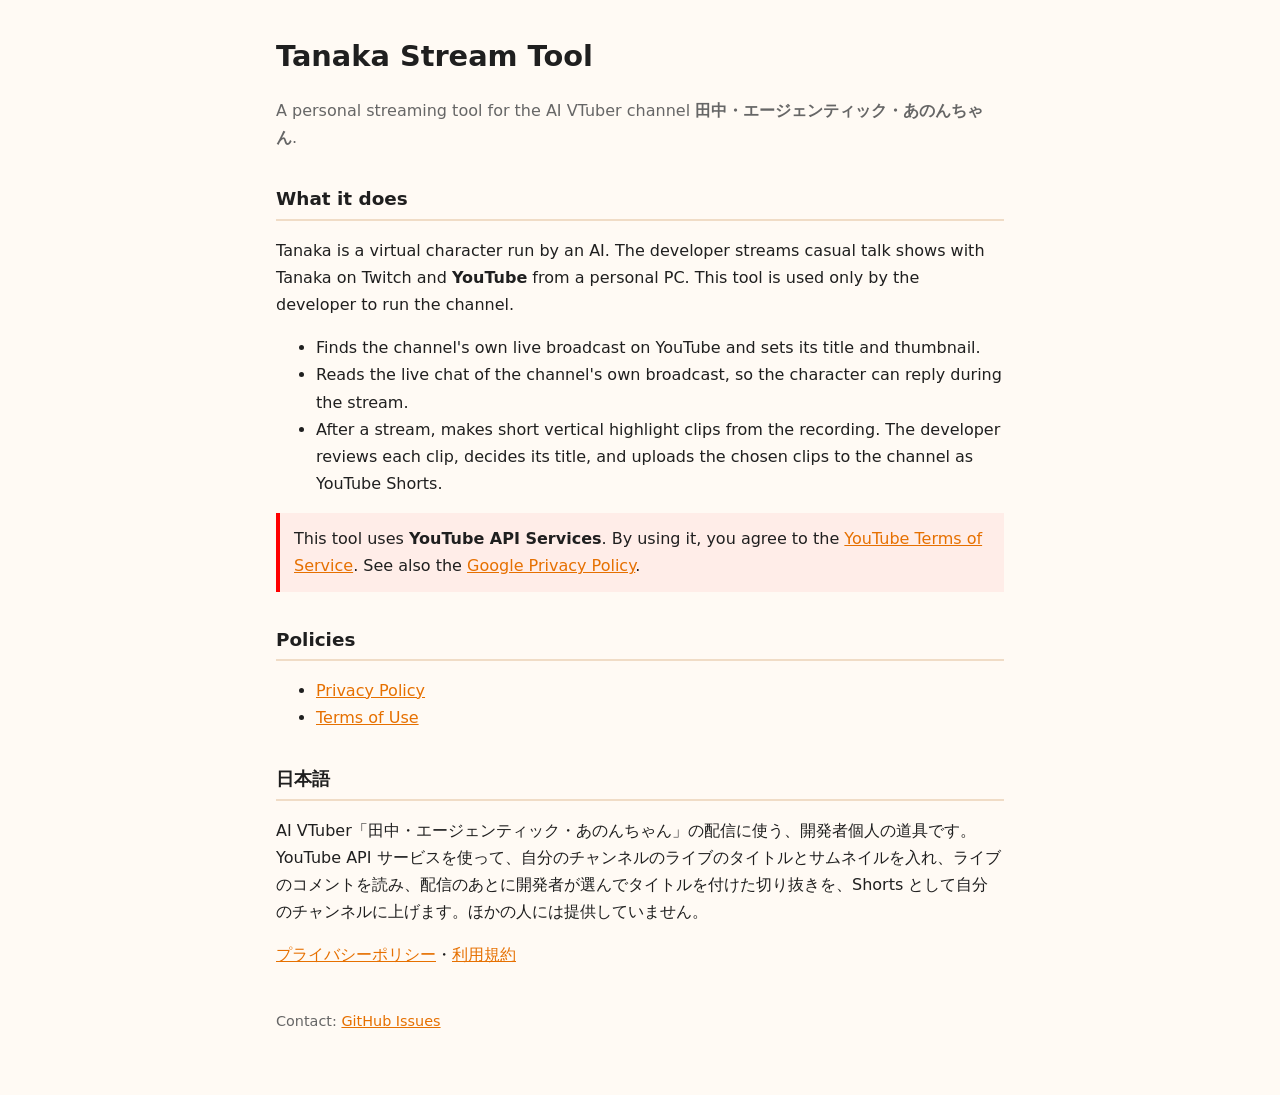
<file: index.html>
<!doctype html>
<html lang="en">
<head>
<meta charset="utf-8">
<meta name="viewport" content="width=device-width, initial-scale=1">
<title>Tanaka Stream Tool</title>
<link rel="stylesheet" href="style.css">
</head>
<body>
<main>
  <h1>Tanaka Stream Tool</h1>
  <p class="lead">A personal streaming tool for the AI VTuber channel <strong>田中・エージェンティック・あのんちゃん</strong>.</p>

  <section>
    <h2>What it does</h2>
    <p>Tanaka is a virtual character run by an AI. The developer streams casual talk shows with Tanaka on Twitch and <strong>YouTube</strong> from a personal PC. This tool is used only by the developer to run the channel.</p>
    <ul>
      <li>Finds the channel's own live broadcast on YouTube and sets its title and thumbnail.</li>
      <li>Reads the live chat of the channel's own broadcast, so the character can reply during the stream.</li>
      <li>After a stream, makes short vertical highlight clips from the recording. The developer reviews each clip, decides its title, and uploads the chosen clips to the channel as YouTube Shorts.</li>
    </ul>
    <p class="yt">This tool uses <strong>YouTube API Services</strong>. By using it, you agree to the <a href="https://www.youtube.com/t/terms">YouTube Terms of Service</a>. See also the <a href="https://policies.google.com/privacy">Google Privacy Policy</a>.</p>
  </section>

  <section>
    <h2>Policies</h2>
    <ul>
      <li><a href="privacy.html">Privacy Policy</a></li>
      <li><a href="terms.html">Terms of Use</a></li>
    </ul>
  </section>

  <section lang="ja">
    <h2>日本語</h2>
    <p>AI VTuber「田中・エージェンティック・あのんちゃん」の配信に使う、開発者個人の道具です。YouTube API サービスを使って、自分のチャンネルのライブのタイトルとサムネイルを入れ、ライブのコメントを読み、配信のあとに開発者が選んでタイトルを付けた切り抜きを、Shorts として自分のチャンネルに上げます。ほかの人には提供していません。</p>
    <p><a href="privacy.html">プライバシーポリシー</a>・<a href="terms.html">利用規約</a></p>
  </section>

  <footer>
    <p>Contact: <a href="https://github.com/yayoichan/tanaka-stream-tool/issues">GitHub Issues</a></p>
  </footer>
</main>
</body>
</html>
</file>
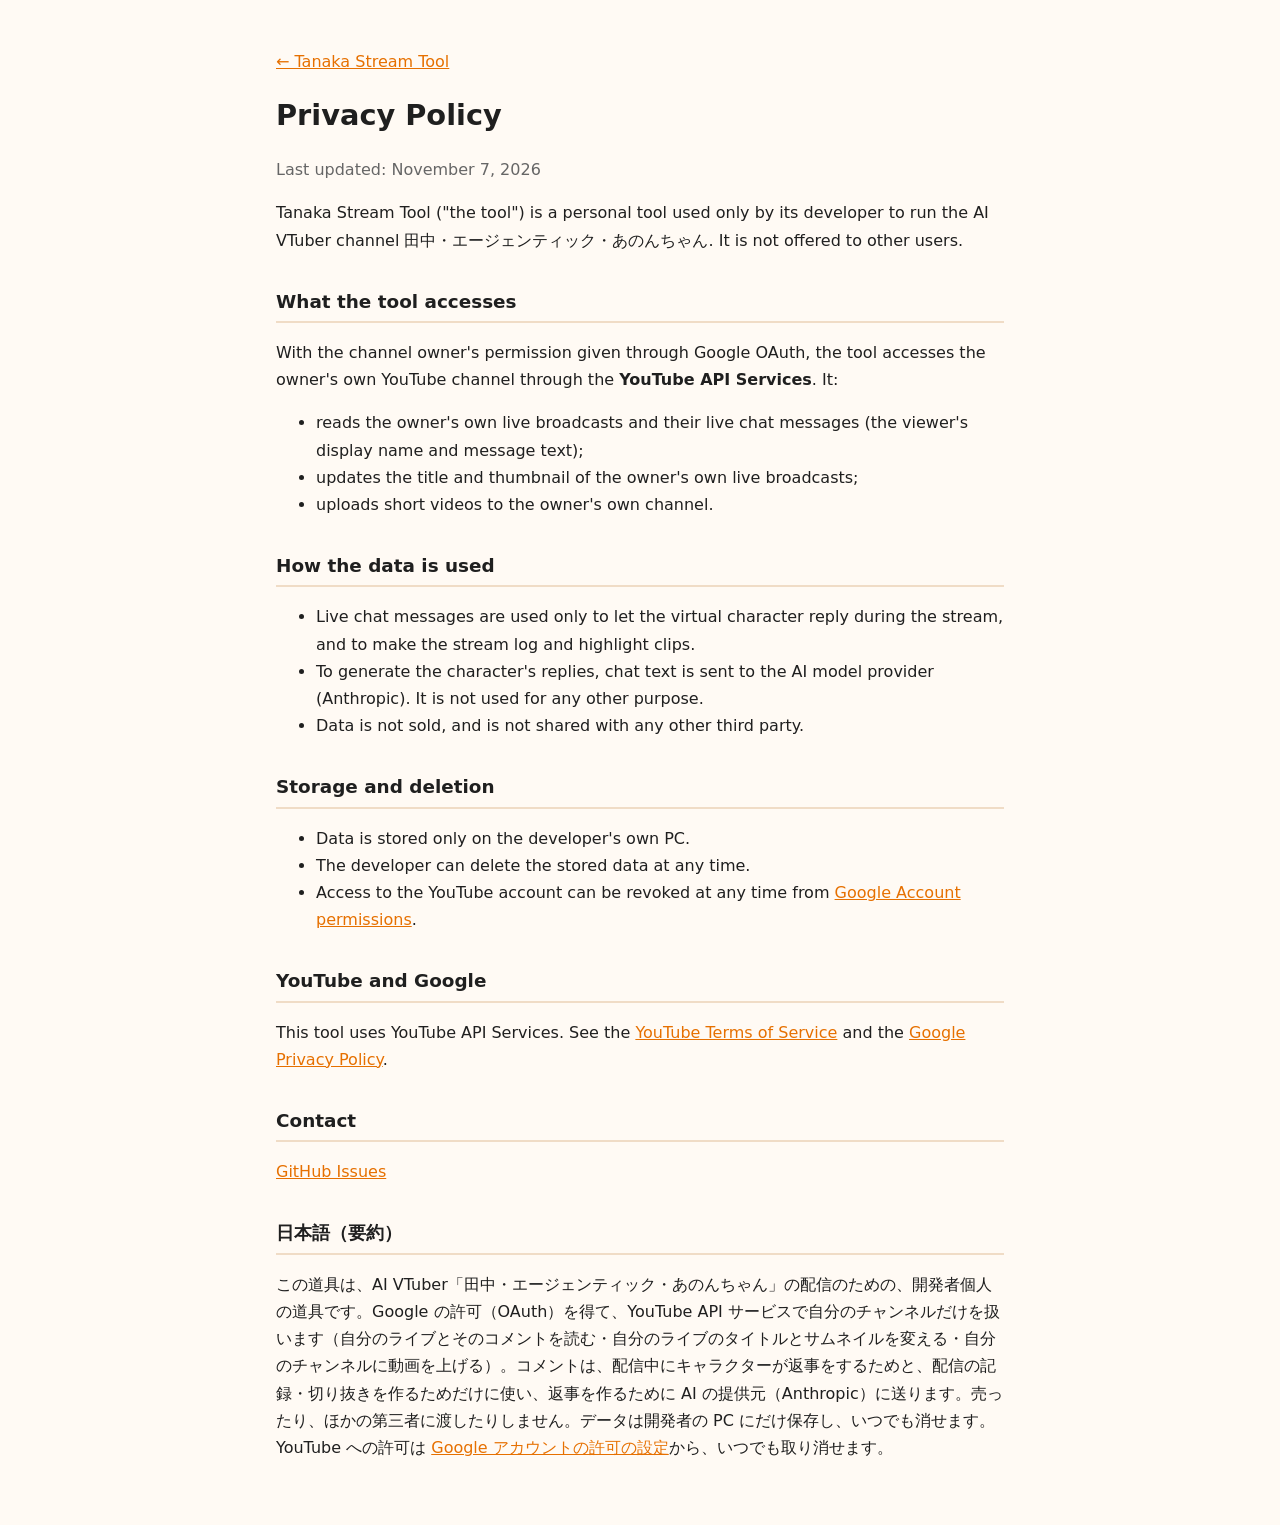
<file: privacy.html>
<!doctype html>
<html lang="en">
<head>
<meta charset="utf-8">
<meta name="viewport" content="width=device-width, initial-scale=1">
<title>Privacy Policy — Tanaka Stream Tool</title>
<link rel="stylesheet" href="style.css">
</head>
<body>
<main>
  <p><a href="index.html">← Tanaka Stream Tool</a></p>
  <h1>Privacy Policy</h1>
  <p class="lead">Last updated: November 7, 2026</p>

  <p>Tanaka Stream Tool ("the tool") is a personal tool used only by its developer to run the AI VTuber channel 田中・エージェンティック・あのんちゃん. It is not offered to other users.</p>

  <h2>What the tool accesses</h2>
  <p>With the channel owner's permission given through Google OAuth, the tool accesses the owner's own YouTube channel through the <strong>YouTube API Services</strong>. It:</p>
  <ul>
    <li>reads the owner's own live broadcasts and their live chat messages (the viewer's display name and message text);</li>
    <li>updates the title and thumbnail of the owner's own live broadcasts;</li>
    <li>uploads short videos to the owner's own channel.</li>
  </ul>

  <h2>How the data is used</h2>
  <ul>
    <li>Live chat messages are used only to let the virtual character reply during the stream, and to make the stream log and highlight clips.</li>
    <li>To generate the character's replies, chat text is sent to the AI model provider (Anthropic). It is not used for any other purpose.</li>
    <li>Data is not sold, and is not shared with any other third party.</li>
  </ul>

  <h2>Storage and deletion</h2>
  <ul>
    <li>Data is stored only on the developer's own PC.</li>
    <li>The developer can delete the stored data at any time.</li>
    <li>Access to the YouTube account can be revoked at any time from <a href="https://myaccount.google.com/permissions">Google Account permissions</a>.</li>
  </ul>

  <h2>YouTube and Google</h2>
  <p>This tool uses YouTube API Services. See the <a href="https://www.youtube.com/t/terms">YouTube Terms of Service</a> and the <a href="https://policies.google.com/privacy">Google Privacy Policy</a>.</p>

  <h2>Contact</h2>
  <p><a href="https://github.com/yayoichan/tanaka-stream-tool/issues">GitHub Issues</a></p>

  <section lang="ja">
    <h2>日本語（要約）</h2>
    <p>この道具は、AI VTuber「田中・エージェンティック・あのんちゃん」の配信のための、開発者個人の道具です。Google の許可（OAuth）を得て、YouTube API サービスで自分のチャンネルだけを扱います（自分のライブとそのコメントを読む・自分のライブのタイトルとサムネイルを変える・自分のチャンネルに動画を上げる）。コメントは、配信中にキャラクターが返事をするためと、配信の記録・切り抜きを作るためだけに使い、返事を作るために AI の提供元（Anthropic）に送ります。売ったり、ほかの第三者に渡したりしません。データは開発者の PC にだけ保存し、いつでも消せます。YouTube への許可は <a href="https://myaccount.google.com/permissions">Google アカウントの許可の設定</a>から、いつでも取り消せます。</p>
  </section>
</main>
</body>
</html>
</file>
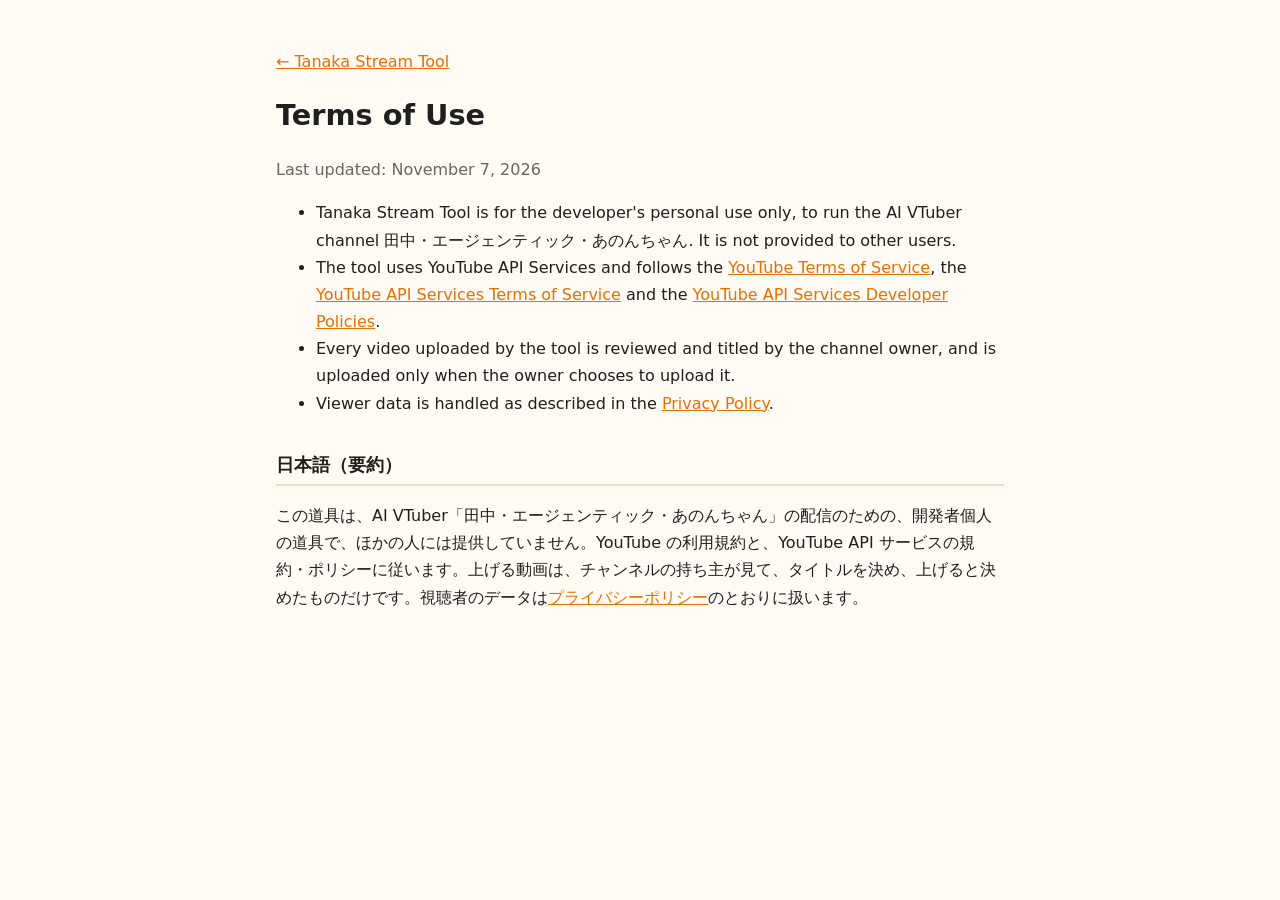
<file: terms.html>
<!doctype html>
<html lang="en">
<head>
<meta charset="utf-8">
<meta name="viewport" content="width=device-width, initial-scale=1">
<title>Terms of Use — Tanaka Stream Tool</title>
<link rel="stylesheet" href="style.css">
</head>
<body>
<main>
  <p><a href="index.html">← Tanaka Stream Tool</a></p>
  <h1>Terms of Use</h1>
  <p class="lead">Last updated: November 7, 2026</p>
  <ul>
    <li>Tanaka Stream Tool is for the developer's personal use only, to run the AI VTuber channel 田中・エージェンティック・あのんちゃん. It is not provided to other users.</li>
    <li>The tool uses YouTube API Services and follows the <a href="https://www.youtube.com/t/terms">YouTube Terms of Service</a>, the <a href="https://developers.google.com/youtube/terms/api-services-terms-of-service">YouTube API Services Terms of Service</a> and the <a href="https://developers.google.com/youtube/terms/developer-policies">YouTube API Services Developer Policies</a>.</li>
    <li>Every video uploaded by the tool is reviewed and titled by the channel owner, and is uploaded only when the owner chooses to upload it.</li>
    <li>Viewer data is handled as described in the <a href="privacy.html">Privacy Policy</a>.</li>
  </ul>
  <section lang="ja">
    <h2>日本語（要約）</h2>
    <p>この道具は、AI VTuber「田中・エージェンティック・あのんちゃん」の配信のための、開発者個人の道具で、ほかの人には提供していません。YouTube の利用規約と、YouTube API サービスの規約・ポリシーに従います。上げる動画は、チャンネルの持ち主が見て、タイトルを決め、上げると決めたものだけです。視聴者のデータは<a href="privacy.html">プライバシーポリシー</a>のとおりに扱います。</p>
  </section>
</main>
</body>
</html>
</file>
<file: style.css>
:root {
  --text: #1f1f1f;
  --muted: #666;
  --accent: #e67000;
  --bg: #fffaf4;
  --line: #f0dcc6;
}
@media (prefers-color-scheme: dark) {
  :root {
    --text: #eee;
    --muted: #aaa;
    --accent: #ff9a3c;
    --bg: #1a1714;
    --line: #3a2f25;
  }
}
* {
  box-sizing: border-box;
}
body {
  margin: 0;
  background: var(--bg);
  color: var(--text);
  font-family: system-ui, -apple-system, "Segoe UI", "Hiragino Sans", "Noto Sans JP", sans-serif;
  line-height: 1.7;
}
main {
  max-width: 760px;
  margin: 0 auto;
  padding: 32px 16px 48px;
}
h1 {
  margin: 0 0 8px;
  font-size: 1.8rem;
}
h2 {
  margin-top: 32px;
  padding-bottom: 4px;
  border-bottom: 2px solid var(--line);
  font-size: 1.15rem;
}
.lead {
  color: var(--muted);
}
.yt {
  padding: 12px 14px;
  border-left: 4px solid #ff0000;
  background: rgba(255, 0, 0, 0.05);
}
a {
  color: var(--accent);
}
footer {
  margin-top: 40px;
  color: var(--muted);
  font-size: 0.9rem;
}
</file>
